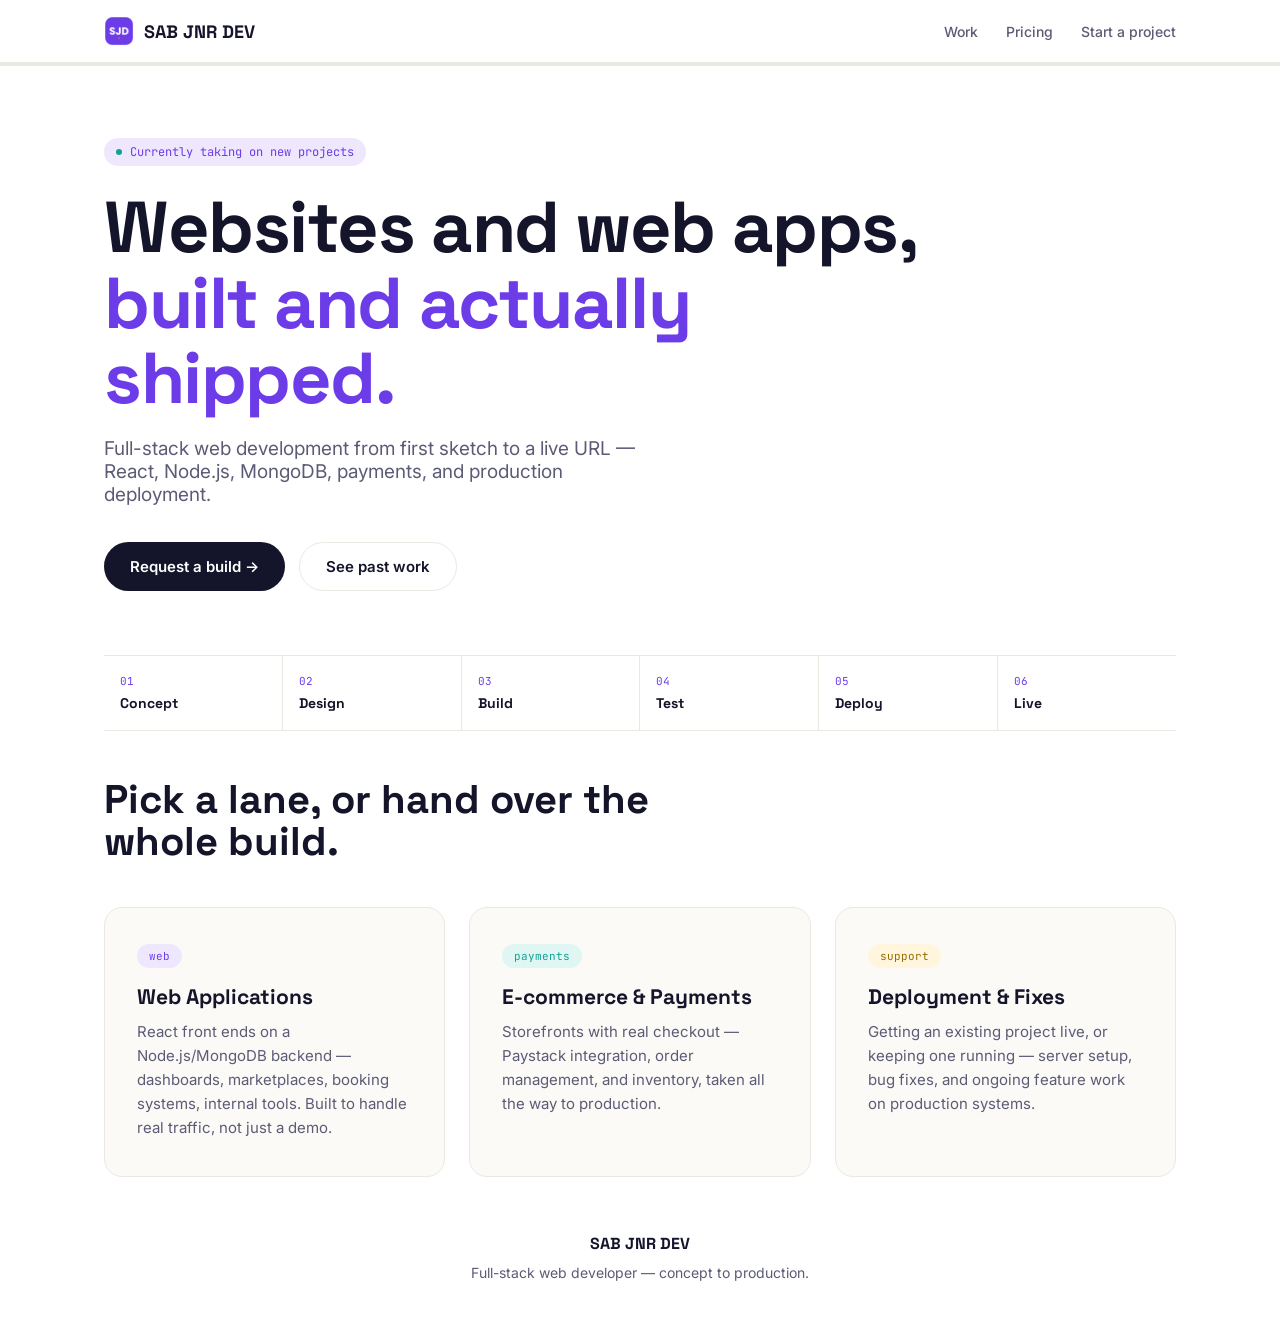
<file: index.html>
<!DOCTYPE html>
<html lang="en">
<head>
<meta charset="UTF-8">
<meta name="viewport" content="width=device-width, initial-scale=1.0">
<title>SAB JNR DEV — Web Development & E-commerce</title>
<link rel="preconnect" href="https://fonts.googleapis.com">
<link href="https://fonts.googleapis.com/css2?family=Space+Grotesk:wght@500;700&family=Inter:wght@400;500;600&family=JetBrains+Mono:wght@400;500&display=swap" rel="stylesheet">
<link rel="stylesheet" href="style.css">
<link rel="icon" type="image/x-icon" href="favicon.ico">
<link rel="apple-touch-icon" href="assets/apple-touch-icon.png">
<meta property="og:title" content="SAB JNR DEV — Web Development & E-commerce">
<meta property="og:description" content="Websites and web apps, built and actually shipped.">
<meta property="og:image" content="assets/social-preview.png">
</head>
<body>

<nav>
  <div class="nav-inner">
    <a href="index.html" class="brand" style="text-decoration:none;display:flex;align-items:center;gap:10px;">
      <img src="assets/logo-512.png" alt="SAB JNR DEV logo" style="height:30px;width:30px;border-radius:7px;">
      SAB JNR DEV
    </a>
    <div class="nav-links">
      <a href="work.html">Work</a>
      <a href="pricing.html">Pricing</a>
      <a href="request.html">Start a project</a>
    </div>
  </div>
  <div class="pipeline-track"><div class="pipeline-fill" id="scrollFill"></div></div>
</nav>

<header class="hero wrap">
  <div class="eyebrow"><span class="dot"></span> Currently taking on new projects</div>
  <h1>Websites and web apps, <span class="accent">built and actually shipped.</span></h1>
  <p class="lead">Full-stack web development from first sketch to a live URL — React, Node.js, MongoDB, payments, and production deployment.</p>
  <div class="hero-cta">
    <a href="request.html" class="btn btn-primary">Request a build →</a>
    <a href="work.html" class="btn btn-ghost">See past work</a>
  </div>

  <div class="stages">
    <div class="stage"><div class="num mono">01</div><div class="label">Concept</div></div>
    <div class="stage"><div class="num mono">02</div><div class="label">Design</div></div>
    <div class="stage"><div class="num mono">03</div><div class="label">Build</div></div>
    <div class="stage"><div class="num mono">04</div><div class="label">Test</div></div>
    <div class="stage"><div class="num mono">05</div><div class="label">Deploy</div></div>
    <div class="stage"><div class="num mono">06</div><div class="label">Live</div></div>
  </div>
</header>

<section class="wrap">
  <h2 class="head-title">Pick a lane, or hand over the whole build.</h2>
  <div class="services-grid">
    <div class="service-card sc-violet">
      <span class="tag mono">web</span>
      <h3>Web Applications</h3>
      <p>React front ends on a Node.js/MongoDB backend — dashboards, marketplaces, booking systems, internal tools. Built to handle real traffic, not just a demo.</p>
    </div>
    <div class="service-card sc-teal">
      <span class="tag mono">payments</span>
      <h3>E-commerce & Payments</h3>
      <p>Storefronts with real checkout — Paystack integration, order management, and inventory, taken all the way to production.</p>
    </div>
    <div class="service-card sc-yellow">
      <span class="tag mono">support</span>
      <h3>Deployment & Fixes</h3>
      <p>Getting an existing project live, or keeping one running — server setup, bug fixes, and ongoing feature work on production systems.</p>
    </div>
  </div>
</section>

<footer>
  <div class="brand">SAB JNR DEV</div>
  <p>Full-stack web developer — concept to production.</p>
</footer>

<script src="script.js"></script>
</body>
</html>
</file>
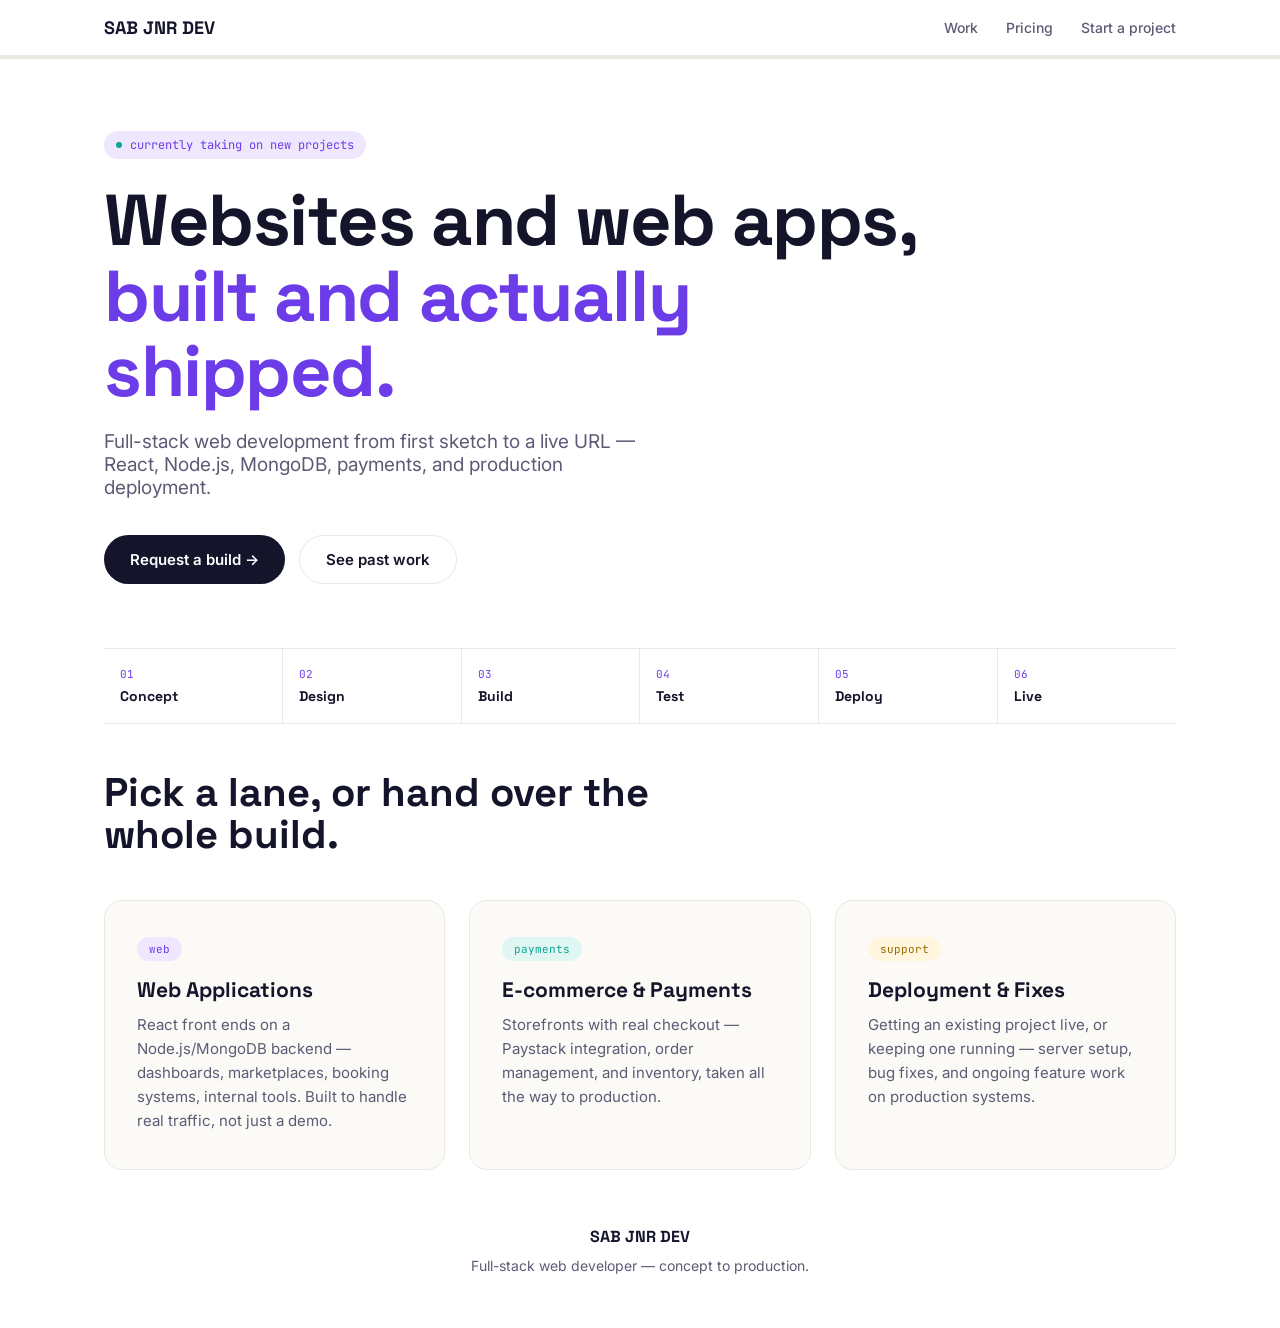
<file: index(1).html>
<!DOCTYPE html>
<html lang="en">
<head>
<meta charset="UTF-8">
<meta name="viewport" content="width=device-width, initial-scale=1.0">
<title>SAB JNR DEV — Web Development & E-commerce</title>
<link rel="preconnect" href="https://fonts.googleapis.com">
<link href="https://fonts.googleapis.com/css2?family=Space+Grotesk:wght@500;700&family=Inter:wght@400;500;600&family=JetBrains+Mono:wght@400;500&display=swap" rel="stylesheet">
<link rel="stylesheet" href="style.css">
</head>
<body>

<nav>
  <div class="nav-inner">
    <a href="index.html" class="brand" style="text-decoration:none;">SAB JNR DEV</a>
    <div class="nav-links">
      <a href="work.html">Work</a>
      <a href="pricing.html">Pricing</a>
      <a href="request.html">Start a project</a>
    </div>
  </div>
  <div class="pipeline-track"><div class="pipeline-fill" id="scrollFill"></div></div>
</nav>

<header class="hero wrap">
  <div class="eyebrow"><span class="dot"></span> currently taking on new projects</div>
  <h1>Websites and web apps, <span class="accent">built and actually shipped.</span></h1>
  <p class="lead">Full-stack web development from first sketch to a live URL — React, Node.js, MongoDB, payments, and production deployment.</p>
  <div class="hero-cta">
    <a href="request.html" class="btn btn-primary">Request a build →</a>
    <a href="work.html" class="btn btn-ghost">See past work</a>
  </div>

  <div class="stages">
    <div class="stage"><div class="num mono">01</div><div class="label">Concept</div></div>
    <div class="stage"><div class="num mono">02</div><div class="label">Design</div></div>
    <div class="stage"><div class="num mono">03</div><div class="label">Build</div></div>
    <div class="stage"><div class="num mono">04</div><div class="label">Test</div></div>
    <div class="stage"><div class="num mono">05</div><div class="label">Deploy</div></div>
    <div class="stage"><div class="num mono">06</div><div class="label">Live</div></div>
  </div>
</header>

<section class="wrap">
  <h2 class="head-title">Pick a lane, or hand over the whole build.</h2>
  <div class="services-grid">
    <div class="service-card sc-violet">
      <span class="tag mono">web</span>
      <h3>Web Applications</h3>
      <p>React front ends on a Node.js/MongoDB backend — dashboards, marketplaces, booking systems, internal tools. Built to handle real traffic, not just a demo.</p>
    </div>
    <div class="service-card sc-teal">
      <span class="tag mono">payments</span>
      <h3>E-commerce & Payments</h3>
      <p>Storefronts with real checkout — Paystack integration, order management, and inventory, taken all the way to production.</p>
    </div>
    <div class="service-card sc-yellow">
      <span class="tag mono">support</span>
      <h3>Deployment & Fixes</h3>
      <p>Getting an existing project live, or keeping one running — server setup, bug fixes, and ongoing feature work on production systems.</p>
    </div>
  </div>
</section>

<footer>
  <div class="brand">SAB JNR DEV</div>
  <p>Full-stack web developer — concept to production.</p>
</footer>

<script src="script.js"></script>
</body>
</html>
</file>
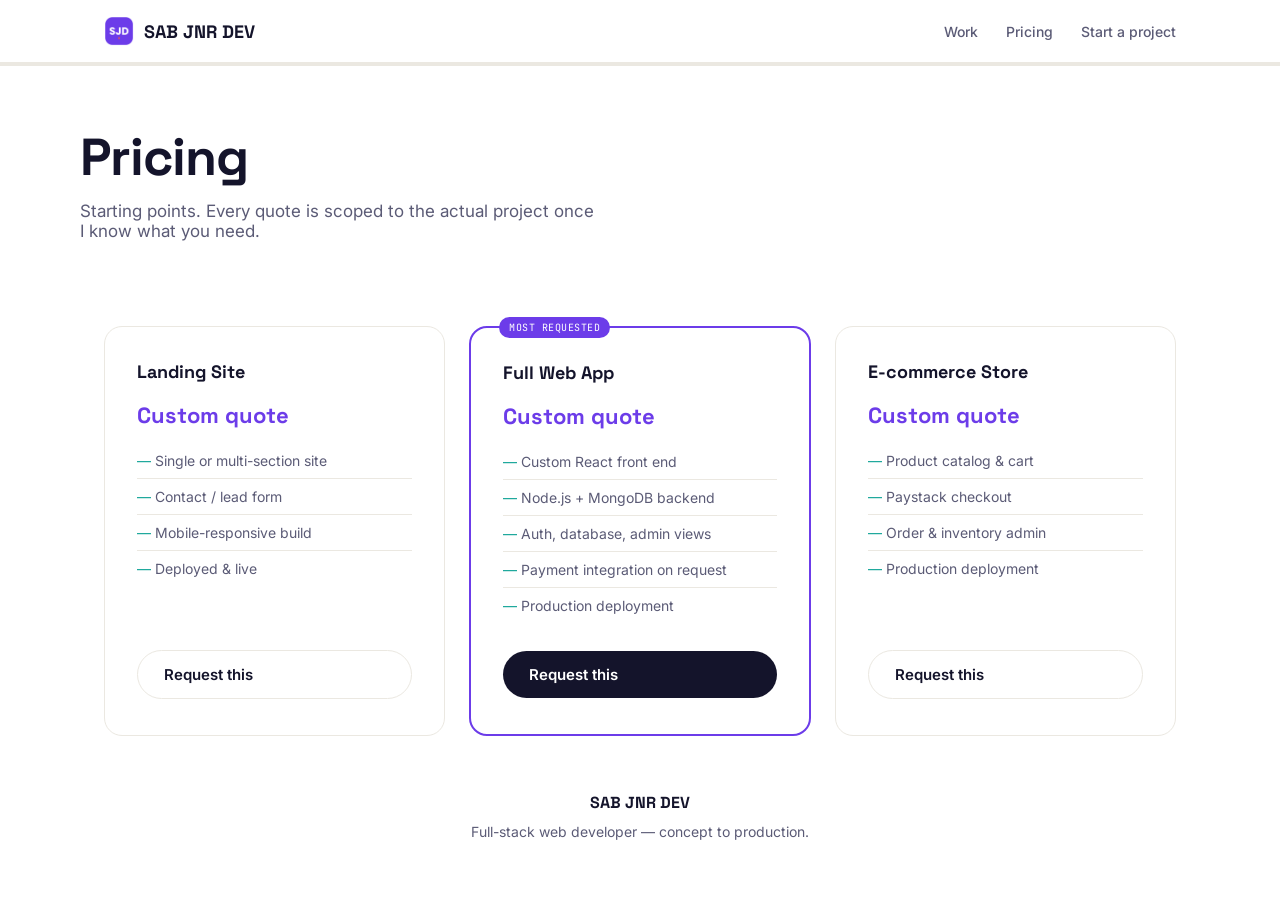
<file: pricing.html>
<!DOCTYPE html>
<html lang="en">
<head>
<meta charset="UTF-8">
<meta name="viewport" content="width=device-width, initial-scale=1.0">
<title>Pricing — SAB JNR DEV</title>
<link rel="preconnect" href="https://fonts.googleapis.com">
<link href="https://fonts.googleapis.com/css2?family=Space+Grotesk:wght@500;700&family=Inter:wght@400;500;600&family=JetBrains+Mono:wght@400;500&display=swap" rel="stylesheet">
<link rel="stylesheet" href="style.css">
<link rel="icon" type="image/x-icon" href="favicon.ico">
<link rel="apple-touch-icon" href="assets/apple-touch-icon.png">
<meta property="og:title" content="Pricing — SAB JNR DEV">
<meta property="og:description" content="Starting points. Every quote is scoped to the actual project.">
<meta property="og:image" content="assets/social-preview.png">
</head>
<body>

<nav>
  <div class="nav-inner">
    <a href="index.html" class="brand" style="text-decoration:none;display:flex;align-items:center;gap:10px;">
      <img src="assets/logo-512.png" alt="SAB JNR DEV logo" style="height:30px;width:30px;border-radius:7px;">
      SAB JNR DEV
    </a>
    <div class="nav-links">
      <a href="work.html">Work</a>
      <a href="pricing.html">Pricing</a>
      <a href="request.html">Start a project</a>
    </div>
  </div>
  <div class="pipeline-track"><div class="pipeline-fill" id="scrollFill"></div></div>
</nav>

<header class="page-hero wrap">
  <h1>Pricing</h1>
  <p class="lead">Starting points. Every quote is scoped to the actual project once I know what you need.</p>
</header>

<section class="wrap" style="padding-top:8px;">
  <div class="pricing-grid">
    <div class="price-card">
      <h3>Landing Site</h3>
      <div class="price">Custom quote</div>
      <ul>
        <li>Single or multi-section site</li>
        <li>Contact / lead form</li>
        <li>Mobile-responsive build</li>
        <li>Deployed & live</li>
      </ul>
      <a href="request.html" class="btn btn-ghost">Request this</a>
    </div>
    <div class="price-card featured">
      <h3>Full Web App</h3>
      <div class="price">Custom quote</div>
      <ul>
        <li>Custom React front end</li>
        <li>Node.js + MongoDB backend</li>
        <li>Auth, database, admin views</li>
        <li>Payment integration on request</li>
        <li>Production deployment</li>
      </ul>
      <a href="request.html" class="btn btn-primary">Request this</a>
    </div>
    <div class="price-card">
      <h3>E-commerce Store</h3>
      <div class="price">Custom quote</div>
      <ul>
        <li>Product catalog & cart</li>
        <li>Paystack checkout</li>
        <li>Order & inventory admin</li>
        <li>Production deployment</li>
      </ul>
      <a href="request.html" class="btn btn-ghost">Request this</a>
    </div>
  </div>
</section>

<footer>
  <div class="brand">SAB JNR DEV</div>
  <p>Full-stack web developer — concept to production.</p>
</footer>

<script src="script.js"></script>
</body>
</html>
</file>
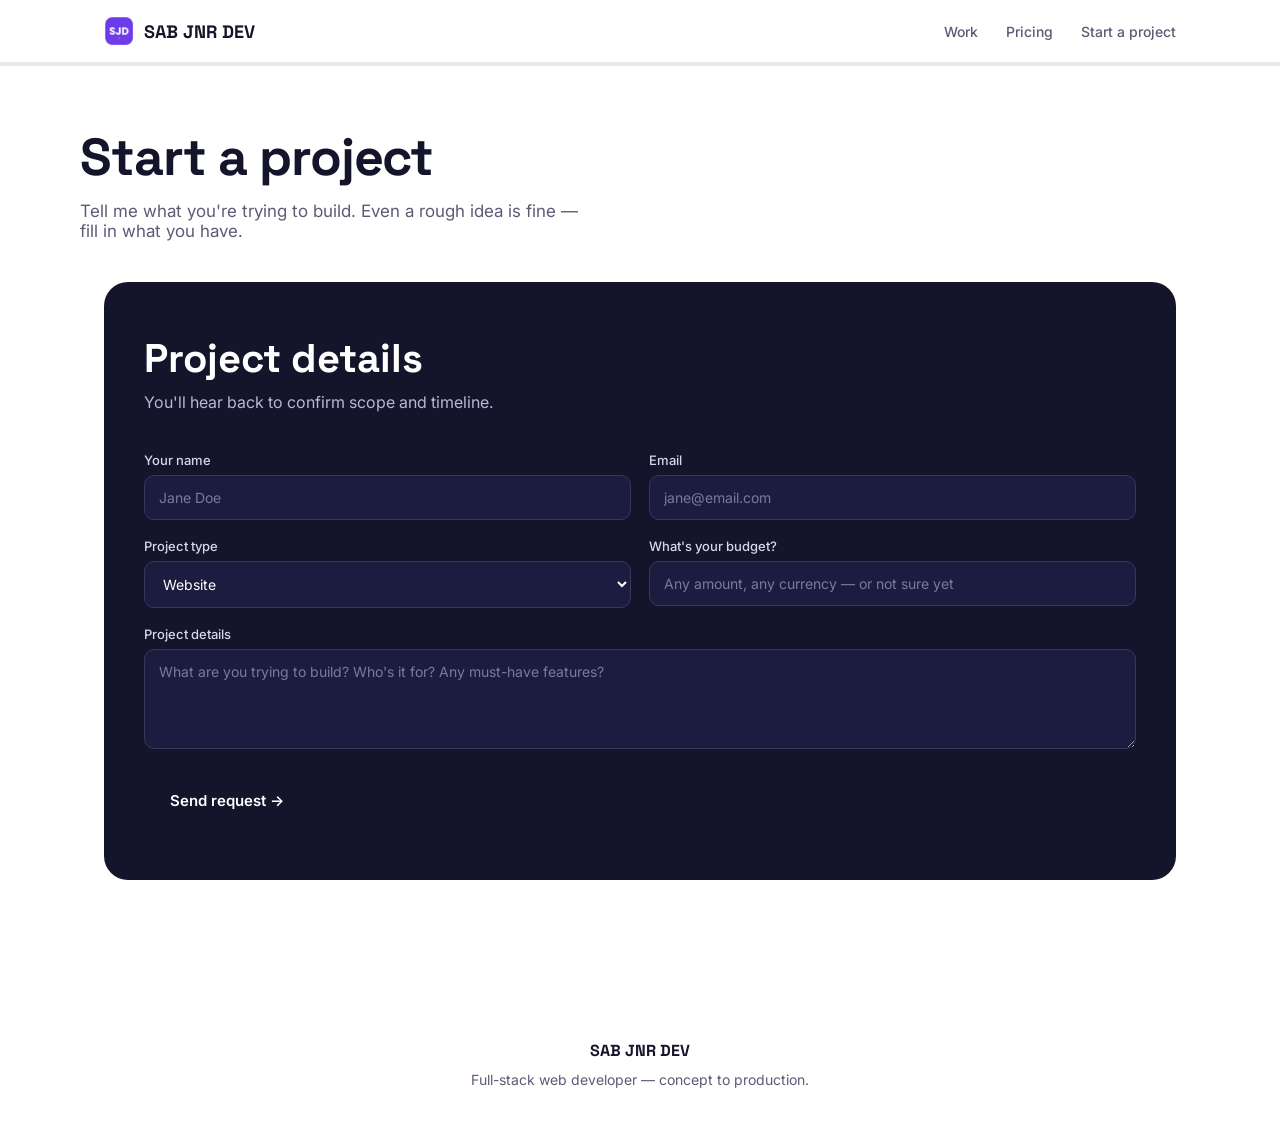
<file: request.html>
<!DOCTYPE html>
<html lang="en">
<head>
<meta charset="UTF-8">
<meta name="viewport" content="width=device-width, initial-scale=1.0">
<title>Start a Project — SAB JNR DEV</title>
<link rel="preconnect" href="https://fonts.googleapis.com">
<link href="https://fonts.googleapis.com/css2?family=Space+Grotesk:wght@500;700&family=Inter:wght@400;500;600&family=JetBrains+Mono:wght@400;500&display=swap" rel="stylesheet">
<link rel="stylesheet" href="style.css">
<link rel="icon" type="image/x-icon" href="favicon.ico">
<link rel="apple-touch-icon" href="assets/apple-touch-icon.png">
<meta property="og:title" content="Start a Project — SAB JNR DEV">
<meta property="og:description" content="Tell me what you're trying to build.">
<meta property="og:image" content="assets/social-preview.png">
</head>
<body>

<nav>
  <div class="nav-inner">
    <a href="index.html" class="brand" style="text-decoration:none;display:flex;align-items:center;gap:10px;">
      <img src="assets/logo-512.png" alt="SAB JNR DEV logo" style="height:30px;width:30px;border-radius:7px;">
      SAB JNR DEV
    </a>
    <div class="nav-links">
      <a href="work.html">Work</a>
      <a href="pricing.html">Pricing</a>
      <a href="request.html">Start a project</a>
    </div>
  </div>
  <div class="pipeline-track"><div class="pipeline-fill" id="scrollFill"></div></div>
</nav>

<header class="page-hero wrap">
  <h1>Start a project</h1>
  <p class="lead">Tell me what you're trying to build. Even a rough idea is fine — fill in what you have.</p>
</header>

<section style="padding-top:8px;">
  <div class="form-section">
    <h2 class="head-title">Project details</h2>
    <p>You'll hear back to confirm scope and timeline.</p>

    <form id="requestForm" action="https://formspree.io/f/xeaqjppe" method="POST">
      <div>
        <label for="name">Your name</label>
        <input type="text" id="name" name="name" placeholder="Jane Doe" required>
      </div>
      <div>
        <label for="email">Email</label>
        <input type="email" id="email" name="email" placeholder="jane@email.com" required>
      </div>
      <div>
        <label for="type">Project type</label>
        <select id="type" name="project_type">
          <option>Website</option>
          <option>Web application</option>
          <option>E-commerce store</option>
          <option>Not sure yet</option>
        </select>
      </div>
      <div>
        <label for="budget">What's your budget?</label>
        <input type="text" id="budget" name="budget" placeholder="Any amount, any currency — or not sure yet">
      </div>
      <div class="full">
        <label for="details">Project details</label>
        <textarea id="details" name="details" placeholder="What are you trying to build? Who's it for? Any must-have features?" required></textarea>
      </div>
      <div class="full submit-row">
        <button type="submit" class="btn btn-primary">Send request →</button>
        <span class="form-msg" id="formMsg"></span>
      </div>
    </form>

    <div id="successPanel" style="display:none;text-align:center;padding:20px 0;">
      <h2 class="head-title" style="color:#fff;">Request sent ✓</h2>
      <p>Thanks — you'll hear back soon to confirm scope and timeline.</p>
      <div class="hero-cta" style="justify-content:center;margin-top:28px;">
        <a href="index.html" class="btn btn-primary">Back to home</a>
        <a href="work.html" class="btn btn-ghost">Browse past work</a>
      </div>
    </div>
  </div>
</section>

<footer>
  <div class="brand">SAB JNR DEV</div>
  <p>Full-stack web developer — concept to production.</p>
</footer>

<script src="script.js"></script>
</body>
</html>
</file>
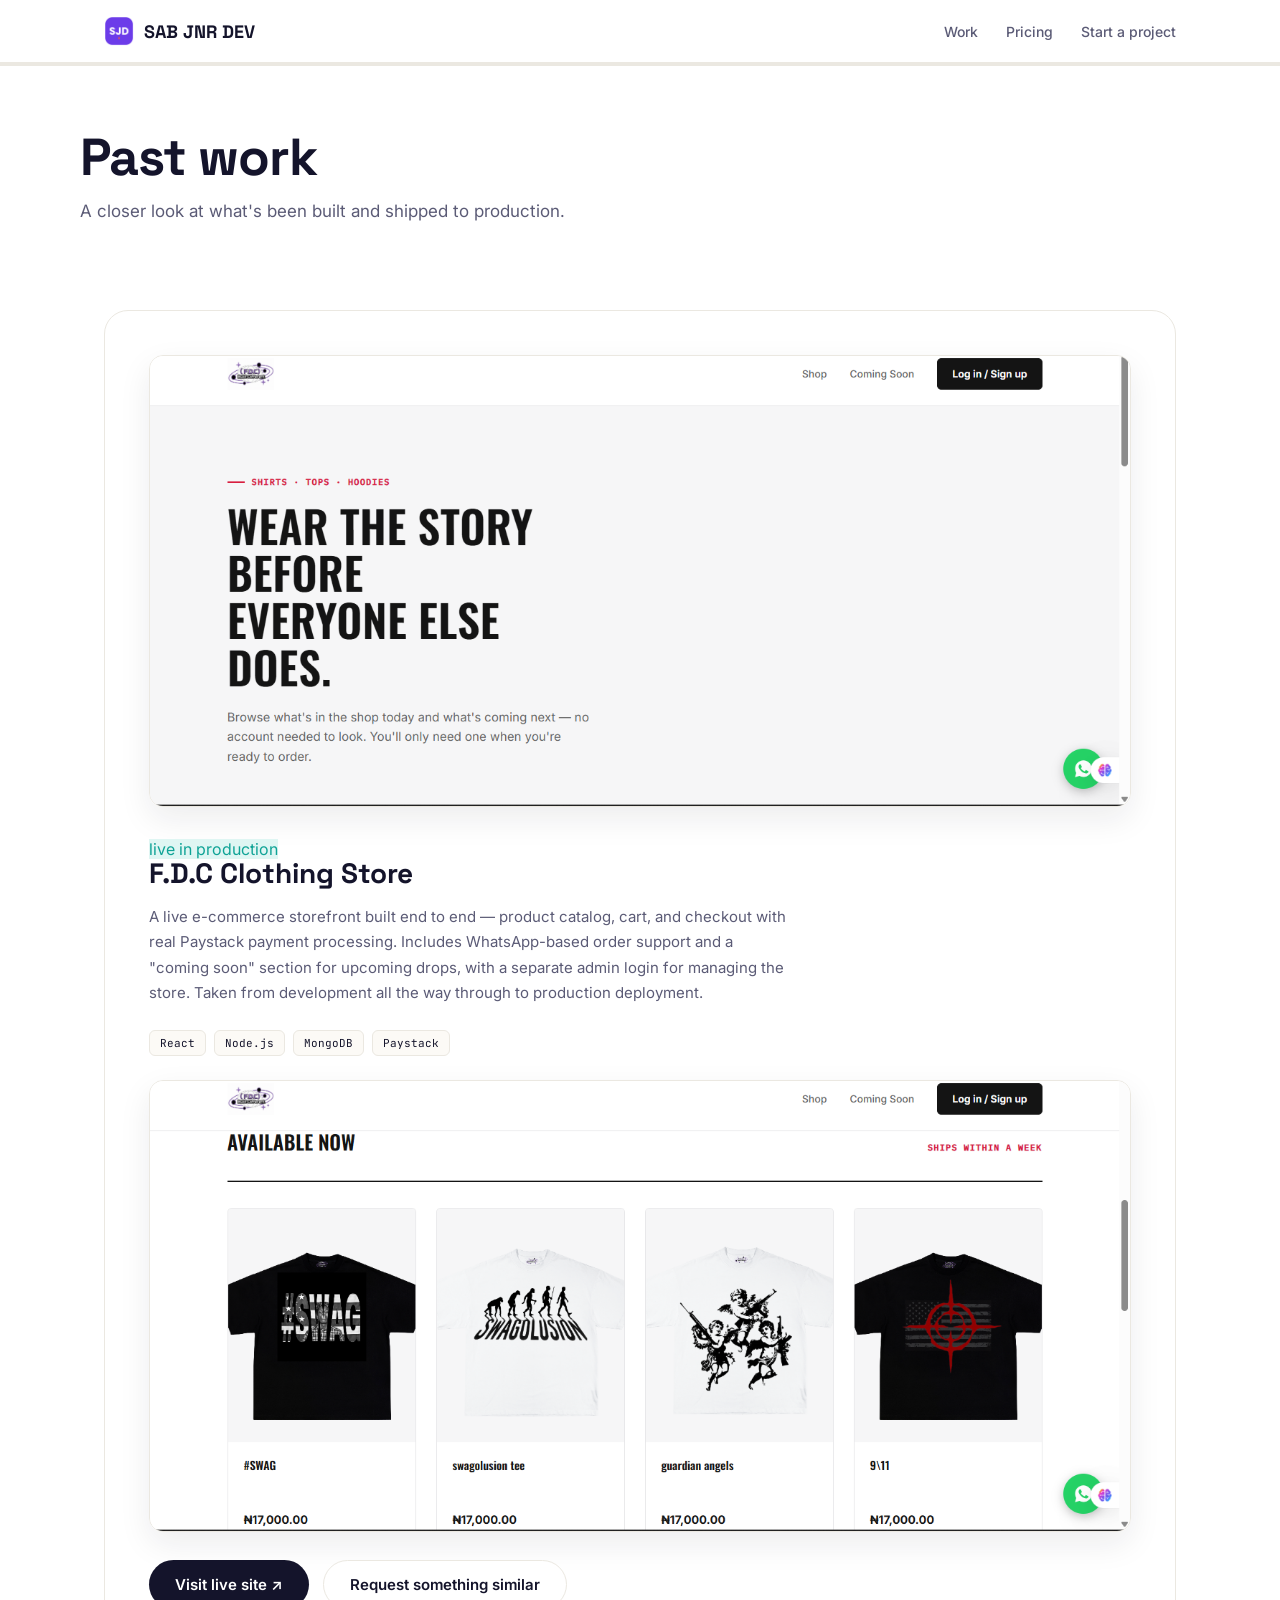
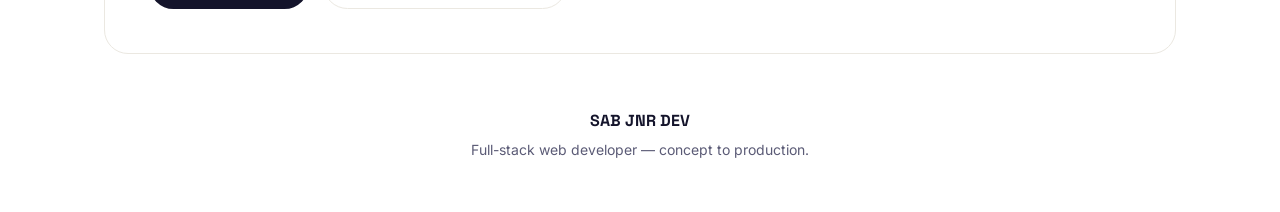
<file: work.html>
<!DOCTYPE html>
<html lang="en">
<head>
<meta charset="UTF-8">
<meta name="viewport" content="width=device-width, initial-scale=1.0">
<title>Past Work — SAB JNR DEV</title>
<link rel="preconnect" href="https://fonts.googleapis.com">
<link href="https://fonts.googleapis.com/css2?family=Space+Grotesk:wght@500;700&family=Inter:wght@400;500;600&family=JetBrains+Mono:wght@400;500&display=swap" rel="stylesheet">
<link rel="stylesheet" href="style.css">
<link rel="icon" type="image/x-icon" href="favicon.ico">
<link rel="apple-touch-icon" href="assets/apple-touch-icon.png">
<meta property="og:title" content="Past Work — SAB JNR DEV">
<meta property="og:description" content="A closer look at what's been built and shipped to production.">
<meta property="og:image" content="assets/social-preview.png">
</head>
<body>

<nav>
  <div class="nav-inner">
    <a href="index.html" class="brand" style="text-decoration:none;display:flex;align-items:center;gap:10px;">
      <img src="assets/logo-512.png" alt="SAB JNR DEV logo" style="height:30px;width:30px;border-radius:7px;">
      SAB JNR DEV
    </a>
    <div class="nav-links">
      <a href="work.html">Work</a>
      <a href="pricing.html">Pricing</a>
      <a href="request.html">Start a project</a>
    </div>
  </div>
  <div class="pipeline-track"><div class="pipeline-fill" id="scrollFill"></div></div>
</nav>

<header class="page-hero wrap">
  <h1>Past work</h1>
  <p class="lead">A closer look at what's been built and shipped to production.</p>
</header>

<section class="wrap" style="padding-top:8px;">
  <div class="case-study">
    <img src="assets/fdcstore-hero.png" alt="fdcstore.com.ng homepage screenshot" class="case-screenshot">

    <span class="status live"><span class="dot"></span>live in production</span>
    <h2>F.D.C Clothing Store</h2>
    <p class="case-body">A live e-commerce storefront built end to end — product catalog, cart, and checkout with real Paystack payment processing. Includes WhatsApp-based order support and a "coming soon" section for upcoming drops, with a separate admin login for managing the store. Taken from development all the way through to production deployment.</p>
    <div class="stack-tags" style="margin-bottom:24px;">
      <span class="stack-tag">React</span><span class="stack-tag">Node.js</span><span class="stack-tag">MongoDB</span><span class="stack-tag">Paystack</span>
    </div>
    <img src="assets/fdcstore-shop.png" alt="fdcstore.com.ng shop page screenshot" class="case-screenshot" style="margin-bottom:28px;">
    <div class="case-cta">
      <a href="https://fdcstore.com.ng" target="_blank" rel="noopener" class="btn btn-primary">Visit live site ↗</a>
      <a href="request.html" class="btn btn-ghost">Request something similar</a>
    </div>
  </div>
</section>

<footer>
  <div class="brand">SAB JNR DEV</div>
  <p>Full-stack web developer — concept to production.</p>
</footer>

<script src="script.js"></script>
</body>
</html>
</file>
<file: style.css>
:root{
  --bg:#FFFFFF;
  --bg-alt:#FCFAF6;
  --ink:#14142B;
  --ink-soft:#5B5B76;
  --violet:#6C3CE9;
  --violet-soft:#EFE7FD;
  --coral:#FF5A3C;
  --coral-soft:#FFE9E3;
  --teal:#0FA396;
  --teal-soft:#DFF6F3;
  --yellow:#FFC93C;
  --yellow-soft:#FFF6DD;
  --line:#EBE8E1;
  --radius:18px;
}
*{box-sizing:border-box;}
html{scroll-behavior:smooth;}
body{
  margin:0;
  background:var(--bg);
  color:var(--ink);
  font-family:'Inter',sans-serif;
  -webkit-font-smoothing:antialiased;
}
h1,h2,h3{font-family:'Space Grotesk',sans-serif;margin:0;line-height:1.05;}
.mono{font-family:'JetBrains Mono',monospace;}
a{color:inherit;}
.wrap{max-width:1120px;margin:0 auto;padding:0 24px;}
section{padding:104px 0;}
@media (max-width:640px){ section{padding:64px 0;} }

/* NAV + pipeline signature */
nav{
  position:sticky;top:0;z-index:50;background:rgba(255,255,255,.88);backdrop-filter:blur(10px);
  border-bottom:1px solid var(--line);
}
.nav-inner{display:flex;align-items:center;justify-content:space-between;padding:16px 24px;max-width:1120px;margin:0 auto;}
.brand{font-family:'Space Grotesk';font-weight:700;font-size:18px;}
.nav-links{display:flex;gap:28px;font-size:14px;font-weight:500;}
.nav-links a{text-decoration:none;color:var(--ink-soft);transition:color .15s;}
.nav-links a:hover{color:var(--ink);}
.pipeline-track{height:3px;width:100%;background:var(--line);position:relative;overflow:hidden;}
.pipeline-fill{height:100%;width:0%;background:var(--violet);transition:width .1s linear;}
@media (max-width:640px){ .nav-links{display:none;} }

/* HERO */
.hero{padding-top:72px;padding-bottom:48px;}
.eyebrow{
  display:inline-flex;align-items:center;gap:8px;font-family:'JetBrains Mono';font-size:12px;
  color:var(--violet);background:var(--violet-soft);padding:6px 12px;border-radius:100px;margin-bottom:24px;
}
.eyebrow .dot{width:6px;height:6px;border-radius:50%;background:var(--teal);animation:blink 1.6s infinite;}
@keyframes blink{0%,100%{opacity:1;}50%{opacity:.25;}}
.hero h1{font-size:clamp(38px,6vw,72px);font-weight:700;letter-spacing:-.02em;max-width:820px;}
.hero h1 .accent{color:var(--violet);}
.hero p.lead{font-size:19px;color:var(--ink-soft);max-width:560px;margin-top:20px;}
.hero-cta{display:flex;gap:14px;margin-top:36px;flex-wrap:wrap;}
.btn{
  font-family:'Inter';font-weight:600;font-size:15px;padding:14px 26px;border-radius:100px;border:none;cursor:pointer;
  text-decoration:none;display:inline-flex;align-items:center;gap:8px;transition:transform .15s ease;
}
.btn:hover{transform:translateY(-2px);}
.btn-primary{background:var(--ink);color:#fff;}
.btn-ghost{background:#fff;color:var(--ink);border:1.5px solid var(--line);}

/* Pipeline stage bar (signature element) */
.stages{display:flex;gap:0;margin-top:64px;border-top:1px solid var(--line);border-bottom:1px solid var(--line);overflow-x:auto;}
.stage{flex:1;min-width:120px;padding:18px 16px;border-right:1px solid var(--line);}
.stage:last-child{border-right:none;}
.stage .num{font-family:'JetBrains Mono';font-size:11px;color:var(--violet);}
.stage .label{font-family:'Space Grotesk';font-weight:700;font-size:14px;margin-top:6px;}

/* SECTION HEADS */
.head-tag{font-family:'JetBrains Mono';font-size:12px;color:var(--ink-soft);text-transform:uppercase;letter-spacing:.06em;}
.head-title{font-size:clamp(28px,4vw,40px);margin-top:0;max-width:600px;}

/* SERVICES */
.services-grid{display:grid;grid-template-columns:repeat(3,1fr);gap:24px;margin-top:44px;}
@media (max-width:900px){ .services-grid{grid-template-columns:1fr 1fr;} }
@media (max-width:600px){ .services-grid{grid-template-columns:1fr;} }
.service-card{border-radius:var(--radius);padding:36px 32px;position:relative;overflow:hidden;background:var(--bg-alt);border:1px solid var(--line);}
.service-card h3{font-size:21px;margin-bottom:12px;}
.service-card p{color:var(--ink-soft);font-size:15px;line-height:1.6;margin:0;}
.service-card .tag{font-family:'JetBrains Mono';font-size:11px;display:inline-block;margin-bottom:18px;padding:5px 12px;border-radius:100px;}
.sc-violet .tag{background:var(--violet-soft);color:var(--violet);}
.sc-coral .tag{background:var(--coral-soft);color:var(--coral);}
.sc-teal .tag{background:var(--teal-soft);color:var(--teal);}
.sc-yellow .tag{background:var(--yellow-soft);color:#966b00;}

/* PORTFOLIO */
.portfolio-list{display:flex;flex-direction:column;gap:20px;margin-top:48px;}
.project{
  border:1px solid var(--line);border-radius:var(--radius);padding:36px;display:grid;grid-template-columns:1.1fr 1fr;gap:32px;align-items:center;
}
@media (max-width:800px){ .project{grid-template-columns:1fr;} }
.project .status{font-family:'JetBrains Mono';font-size:11px;padding:5px 12px;border-radius:100px;display:inline-flex;align-items:center;gap:6px;margin-bottom:14px;}
.status.live{background:var(--teal-soft);color:var(--teal);}
.status.build{background:var(--yellow-soft);color:#966b00;}
.status .dot{width:6px;height:6px;border-radius:50%;background:currentColor;}
.project h3{font-size:26px;margin-bottom:12px;}
.project p{color:var(--ink-soft);font-size:15px;line-height:1.6;margin:0 0 16px 0;}
.stack-tags{display:flex;gap:8px;flex-wrap:wrap;}
.stack-tag{font-family:'JetBrains Mono';font-size:11px;background:var(--bg-alt);border:1px solid var(--line);padding:5px 10px;border-radius:6px;}
.project-visual{
  border-radius:14px;height:190px;display:flex;align-items:center;justify-content:center;font-family:'Space Grotesk';font-weight:700;font-size:15px;color:#fff;
  position:relative;overflow:hidden;
}
.pv-1{background:linear-gradient(135deg,var(--violet),#9B6CFF);}
.pv-2{background:linear-gradient(135deg,var(--coral),#FF9166);}
.pv-1 .browser-dot,.pv-2 .browser-dot{position:absolute;top:14px;left:14px;display:flex;gap:6px;}
.browser-dot span{width:8px;height:8px;border-radius:50%;background:rgba(255,255,255,.6);display:block;}

/* PRICING */
.pricing-grid{display:grid;grid-template-columns:repeat(3,1fr);gap:24px;margin-top:44px;}
@media (max-width:820px){ .pricing-grid{grid-template-columns:1fr;} }
.price-card{border:1px solid var(--line);border-radius:var(--radius);padding:36px 32px;display:flex;flex-direction:column;}
.price-card.featured{border:2px solid var(--violet);position:relative;}
.price-card.featured::before{
  content:"MOST REQUESTED";font-family:'JetBrains Mono';font-size:10px;color:#fff;background:var(--violet);
  position:absolute;top:-11px;left:28px;padding:4px 10px;border-radius:100px;letter-spacing:.05em;
}
.price-card h3{font-size:18px;margin-bottom:6px;}
.price-card .price{font-family:'Space Grotesk';font-size:22px;font-weight:700;margin:14px 0;color:var(--violet);}
.price-card .price span{font-family:'Inter';font-size:14px;font-weight:400;color:var(--ink-soft);}
.price-card ul{list-style:none;padding:0;margin:0 0 28px 0;flex:1;}
.price-card li{font-size:14px;color:var(--ink-soft);padding:9px 0;border-top:1px solid var(--line);}
.price-card li:first-child{border-top:none;}
.price-card li::before{content:"— ";color:var(--teal);}

/* TESTIMONIALS */
.testi-grid{display:grid;grid-template-columns:repeat(3,1fr);gap:24px;margin-top:44px;}
@media (max-width:820px){ .testi-grid{grid-template-columns:1fr;} }
.testi-card{background:var(--bg-alt);border-radius:var(--radius);padding:32px;}
.testi-card p{font-size:15px;line-height:1.6;color:var(--ink);margin:0 0 20px 0;}
.testi-who{font-family:'JetBrains Mono';font-size:12px;color:var(--ink-soft);}

/* REQUEST FORM */
.form-section{background:var(--ink);color:#fff;border-radius:24px;margin:0 24px;padding:56px 40px;max-width:1072px;margin-left:auto;margin-right:auto;}
@media (max-width:640px){ .form-section{padding:36px 22px;border-radius:16px;} }
.form-section .head-tag{color:#B8B8D6;}
.form-section .head-title{color:#fff;}
.form-section .head-title + p{color:#B8B8D6;margin-top:12px;max-width:520px;}
form{margin-top:40px;display:grid;grid-template-columns:1fr 1fr;gap:18px;}
@media (max-width:640px){ form{grid-template-columns:1fr;} }
.full{grid-column:1/-1;}
label{font-size:13px;font-weight:500;color:#D6D6EE;display:block;margin-bottom:7px;}
input,select,textarea{
  width:100%;padding:13px 14px;border-radius:10px;border:1px solid #38385C;background:#1C1C40;color:#fff;
  font-family:'Inter';font-size:14px;
}
input:focus,select:focus,textarea:focus{outline:2px solid var(--violet);outline-offset:1px;}
textarea{resize:vertical;min-height:100px;}
::placeholder{color:#7A7AA0;}
.submit-row{display:flex;align-items:center;gap:16px;margin-top:6px;}
.form-msg{font-family:'JetBrains Mono';font-size:13px;}
.form-msg.ok{color:#6EE7C9;}
.form-msg.err{color:#FF9B85;}

/* WORK PAGE (case study) */
.page-hero{padding:64px 0 16px;}
.page-hero h1{font-size:clamp(32px,5vw,52px);letter-spacing:-.02em;}
.page-hero p.lead{font-size:17px;color:var(--ink-soft);max-width:520px;margin-top:16px;}
.case-study{margin-top:48px;border:1px solid var(--line);border-radius:24px;padding:44px;}
@media (max-width:640px){ .case-study{padding:26px;border-radius:16px;} }
.case-screenshot{
  width:100%;display:block;border-radius:14px;border:1px solid var(--line);
  box-shadow:0 12px 32px rgba(20,20,43,.08);margin-bottom:32px;
}
.case-study h2{font-size:28px;margin-bottom:14px;}
.case-study .case-body{color:var(--ink-soft);font-size:15px;line-height:1.7;max-width:640px;margin-bottom:24px;}
.case-cta{display:flex;gap:14px;flex-wrap:wrap;margin-top:8px;}

/* FOOTER */
footer{padding:56px 24px 40px;text-align:center;}
footer .brand{font-size:16px;}
footer p{color:var(--ink-soft);font-size:14px;margin-top:10px;}
</file>
